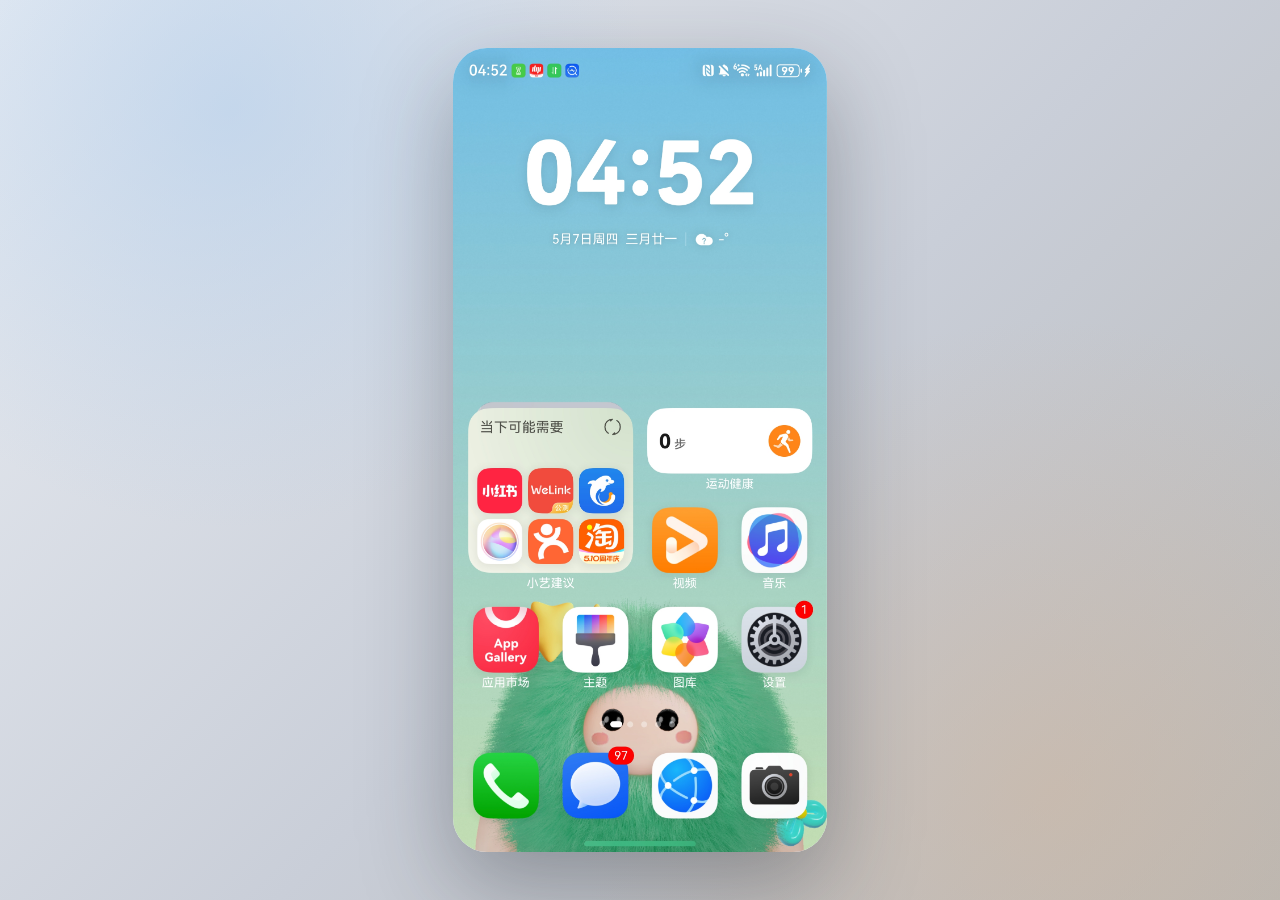
<file: index.html>
<!doctype html>
<html lang="zh-CN">
  <head>
    <meta charset="UTF-8" />
    <meta name="viewport" content="width=device-width, initial-scale=1.0, maximum-scale=1.0, user-scalable=no, viewport-fit=cover" />
    <meta name="apple-mobile-web-app-capable" content="yes" />
    <meta name="apple-mobile-web-app-status-bar-style" content="black-translucent" />
    <meta name="mobile-web-app-capable" content="yes" />
    <title>One-Hop Motion</title>
    <link rel="stylesheet" href="./styles.css?v=1779206957" />
      <meta name="ripple-settings-saved-at" content="2026-05-05T14:39:48.783Z" />
      <meta name="cards-saved-at" content="2026-05-07T09:31:50.443710Z" />
      <meta name="focus-layout-saved-at" content="2026-05-07T09:56:20.436393Z" />
  </head>
  <body>
    <main class="app-shell">
      <section class="phone" aria-label="One-Hop web app prototype">
        <button class="proximity-trigger" id="proximityTrigger" type="button" aria-label="触发 One-Hop"></button>
        <div class="ambient ambient-top"></div>
        <canvas class="ripple-canvas" id="rippleCanvas" aria-hidden="true"></canvas>
        <div class="ambient ambient-floor"></div>

        <section class="home-screen" id="homeScreen" aria-hidden="false">
          <div class="hero-time">
            <div class="clock">04:25</div>
            <div class="date">4月30日周四　三月十四　|　☁ -°</div>
          </div>

          <div class="widget-row">
            <div class="suggest-widget">
              <div class="widget-title">
                <span>当下可能需要</span>
                <button class="small-refresh" aria-label="刷新推荐">⟳</button>
              </div>
              <div class="mini-grid">
                <span class="mini-app red">小红书</span>
                <span class="mini-app coral">WeLink</span>
                <span class="mini-app blue">鲸</span>
                <span class="mini-app prism"></span>
                <span class="mini-app orange">人</span>
                <span class="mini-app green">微</span>
              </div>
            </div>
            <div class="steps-widget">
              <strong>0</strong>
              <span>步</span>
              <i>⛹</i>
            </div>
          </div>

          <div class="app-grid">
            <button class="app-icon app-market">App<br />Gallery</button>
            <button class="app-icon app-theme">主题</button>
            <button class="app-icon app-gallery">图库</button>
            <button class="app-icon app-settings">⚙</button>
            <button class="app-icon app-phone">☎</button>
            <button class="app-icon app-chat">✉</button>
            <button class="app-icon app-browser">⌬</button>
            <button class="app-icon app-camera">◉</button>
          </div>
        </section>

        <section class="one-hop" id="oneHop" aria-hidden="true">
          <div class="wormhole">
            <span></span>
          </div>

          <div class="stage-label" id="stageLabel">卡片选择</div>
          <div class="send-target" id="sendTarget">
            <span class="device-dot"></span>
            <span>Mate 80 Pro</span>
          </div>
          <div class="card-space" id="cardSpace" aria-label="选择要分享的卡片"></div>

          <div class="share-hint" id="shareHint">
            <p>发送给 Mate 80 Pro</p>
            <span>上滑分享</span>
          </div>
        </section>

        <section class="sent-sheet" id="sentSheet" aria-live="polite">
          <div class="sent-check">✓</div>
          <strong>已发送</strong>
          <span id="sentTitle">One-Hop</span>
        </section>

        <button id="imuBtn" type="button" style="position:fixed;bottom:10px;right:10px;z-index:9999;padding:8px 14px;border-radius:999px;background:rgba(255,255,255,0.85);color:#111;font-size:13px;font-weight:700;border:0;box-shadow:0 4px 12px rgba(0,0,0,0.2);cursor:pointer;display:none;">开启陀螺仪</button>

      </section>
    </main>

    <script src="./app.js?v=1779206957"></script>
  </body>
</html>
</file>
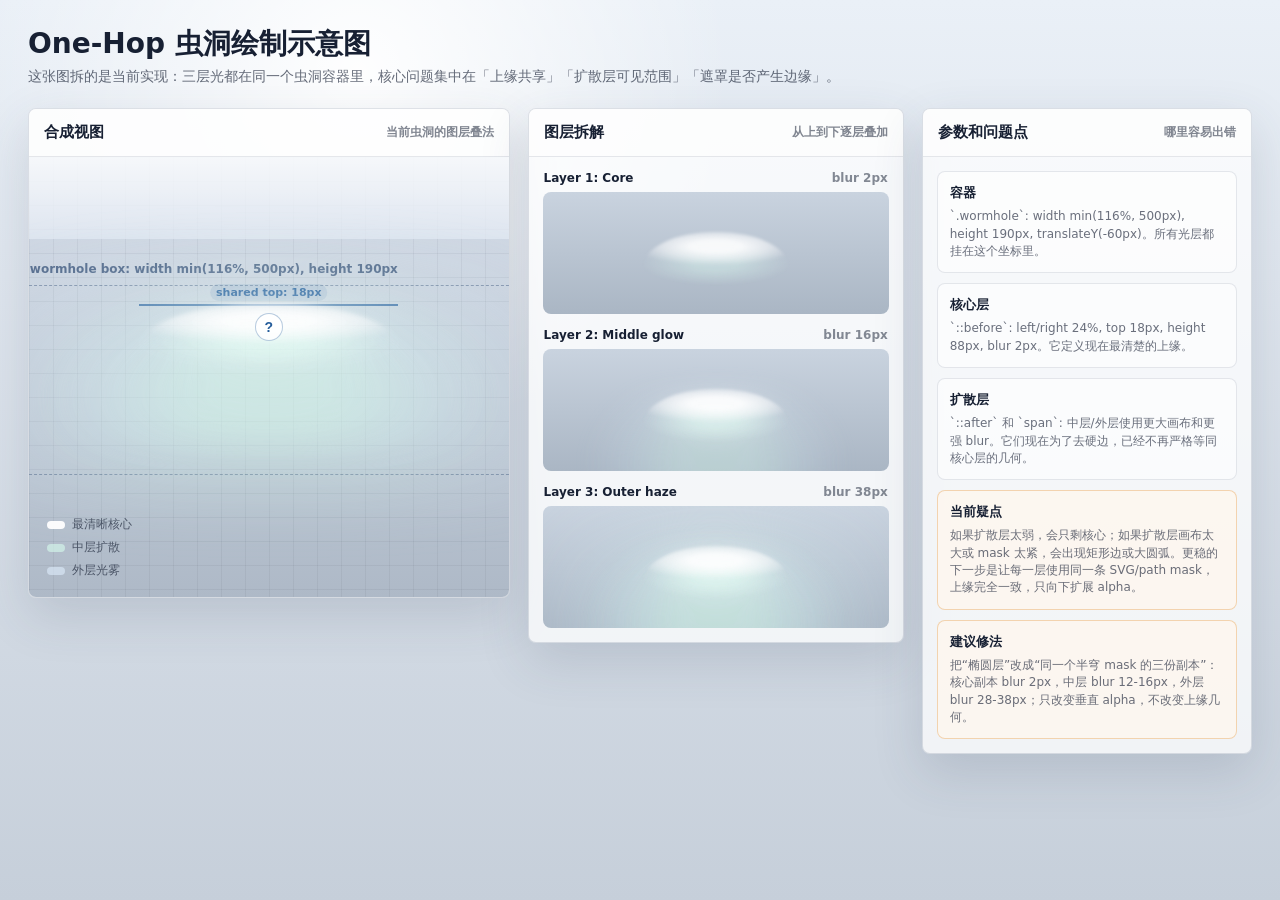
<file: wormhole-diagram.html>
<!doctype html>
<html lang="zh-CN">
  <head>
    <meta charset="UTF-8" />
    <meta name="viewport" content="width=device-width, initial-scale=1.0" />
    <title>One-Hop Wormhole Layer Diagram</title>
    <style>
      :root {
        font-family:
          Inter, ui-sans-serif, system-ui, -apple-system, BlinkMacSystemFont,
          "Segoe UI", sans-serif;
        color: #172033;
        background: #eef3f9;
      }

      * {
        box-sizing: border-box;
      }

      body {
        margin: 0;
        min-height: 100vh;
        padding: 28px;
        background:
          radial-gradient(circle at 28% 8%, rgba(255, 255, 255, 0.96), transparent 30%),
          linear-gradient(180deg, #eaf0f7, #c6cfda);
      }

      h1,
      h2,
      p {
        margin: 0;
      }

      h1 {
        font-size: 28px;
        line-height: 1.15;
      }

      h2 {
        font-size: 15px;
      }

      .page {
        display: grid;
        gap: 22px;
        max-width: 1280px;
        margin: 0 auto;
      }

      .intro {
        display: grid;
        gap: 8px;
      }

      .intro p {
        color: rgba(23, 32, 51, 0.66);
        font-size: 14px;
      }

      .grid {
        display: grid;
        grid-template-columns: minmax(420px, 1.05fr) minmax(330px, 0.82fr) minmax(300px, 0.72fr);
        gap: 18px;
        align-items: start;
      }

      .panel {
        overflow: hidden;
        border: 1px solid rgba(80, 96, 120, 0.18);
        border-radius: 8px;
        background: rgba(255, 255, 255, 0.72);
        box-shadow: 0 18px 50px rgba(56, 70, 92, 0.16);
      }

      .panel header {
        display: flex;
        align-items: center;
        justify-content: space-between;
        gap: 12px;
        min-height: 48px;
        padding: 13px 15px;
        border-bottom: 1px solid rgba(80, 96, 120, 0.14);
        background: rgba(255, 255, 255, 0.62);
      }

      .panel header span {
        color: rgba(23, 32, 51, 0.54);
        font-size: 12px;
        font-weight: 700;
      }

      .stage {
        position: relative;
        height: 440px;
        background:
          linear-gradient(rgba(34, 43, 58, 0.06) 1px, transparent 1px),
          linear-gradient(90deg, rgba(34, 43, 58, 0.06) 1px, transparent 1px),
          linear-gradient(180deg, #d6dee9, #aeb9c7);
        background-size: 24px 24px, 24px 24px, auto;
      }

      .phone-top {
        position: absolute;
        inset: 0 0 auto;
        height: 82px;
        background:
          linear-gradient(180deg, rgba(255, 255, 255, 0.7), transparent),
          rgba(227, 234, 244, 0.72);
      }

      .coord {
        position: absolute;
        left: 50%;
        top: 128px;
        width: min(116%, 500px);
        height: 190px;
        border: 1px dashed rgba(31, 61, 103, 0.4);
        transform: translateX(-50%);
      }

      .coord::before {
        content: "wormhole box: width min(116%, 500px), height 190px";
        position: absolute;
        left: 10px;
        top: -24px;
        color: rgba(31, 61, 103, 0.68);
        font-size: 12px;
        font-weight: 700;
      }

      .top-line {
        position: absolute;
        left: 24%;
        right: 24%;
        top: 18px;
        border-top: 2px solid rgba(37, 93, 155, 0.78);
      }

      .top-line::after {
        content: "shared top: 18px";
        position: absolute;
        left: 50%;
        top: -22px;
        padding: 2px 6px;
        border-radius: 999px;
        background: rgba(37, 93, 155, 0.12);
        color: #255d9b;
        font-size: 11px;
        font-weight: 800;
        transform: translateX(-50%);
        white-space: nowrap;
      }

      .wormhole-demo,
      .layer-sample {
        position: absolute;
        left: 50%;
        top: 128px;
        width: min(116%, 500px);
        height: 190px;
        transform: translateX(-50%);
      }

      .core,
      .middle,
      .outer {
        position: absolute;
        top: 18px;
        border-radius: 50%;
        pointer-events: none;
      }

      .core {
        left: 24%;
        right: 24%;
        z-index: 3;
        height: 88px;
        background:
          radial-gradient(ellipse 72% 34% at 50% 20%, rgba(255, 255, 255, 0.92) 0 24%, rgba(255, 255, 255, 0.54) 50%, transparent 78%),
          radial-gradient(ellipse 64% 38% at 50% 44%, rgba(222, 255, 243, 0.38) 0 24%, transparent 80%);
        filter: blur(2px) saturate(1.04);
        opacity: 0.96;
      }

      .middle {
        left: 4%;
        right: 4%;
        z-index: 2;
        height: 150px;
        border-radius: 0;
        background:
          radial-gradient(ellipse 36% 20% at 50% 21%, rgba(255, 255, 255, 0.78) 0 24%, rgba(255, 255, 255, 0.32) 48%, transparent 76%),
          radial-gradient(ellipse 50% 76% at 50% 60%, rgba(218, 255, 240, 0.38) 0 32%, rgba(222, 245, 255, 0.16) 70%, transparent 100%);
        filter: blur(16px) saturate(1.03);
        opacity: 0.88;
      }

      .outer {
        left: -10%;
        right: -10%;
        top: -10px;
        z-index: 1;
        height: 210px;
        border-radius: 0;
        background:
          radial-gradient(ellipse 26% 14% at 50% 20%, rgba(255, 255, 255, 0.42) 0 24%, rgba(255, 255, 255, 0.16) 50%, transparent 80%),
          radial-gradient(ellipse 58% 100% at 50% 62%, rgba(214, 255, 239, 0.34) 0 36%, rgba(224, 240, 255, 0.16) 74%, transparent 100%);
        filter: blur(38px);
        opacity: 0.92;
      }

      .edge-note {
        position: absolute;
        left: 50%;
        top: 156px;
        z-index: 8;
        display: grid;
        width: 28px;
        height: 28px;
        padding: 0;
        place-items: center;
        border: 1px solid rgba(37, 93, 155, 0.32);
        border-radius: 50%;
        background: rgba(255, 255, 255, 0.82);
        color: rgba(23, 32, 51, 0.76);
        font-size: 0;
        font-weight: 800;
        transform: translateX(-50%);
        cursor: help;
      }

      .edge-note::before {
        content: "?";
        color: #255d9b;
        font-size: 14px;
      }

      .edge-note::after {
        content: attr(data-note);
        position: absolute;
        left: 50%;
        top: 36px;
        width: 248px;
        padding: 9px 10px;
        border: 1px solid rgba(37, 93, 155, 0.2);
        border-radius: 8px;
        background: rgba(255, 255, 255, 0.9);
        box-shadow: 0 12px 28px rgba(43, 63, 91, 0.18);
        color: rgba(23, 32, 51, 0.76);
        font-size: 12px;
        font-weight: 700;
        line-height: 1.35;
        opacity: 0;
        pointer-events: none;
        transform: translateX(-50%) translateY(-4px);
        transition: opacity 160ms ease, transform 160ms ease;
      }

      .edge-note:hover::after,
      .edge-note:focus-visible::after {
        opacity: 1;
        transform: translateX(-50%) translateY(0);
      }

      .stack {
        display: grid;
        gap: 14px;
        padding: 14px;
      }

      .mini {
        position: relative;
        height: 122px;
        overflow: hidden;
        border-radius: 8px;
        background: linear-gradient(180deg, #c9d3df, #aab6c4);
      }

      .mini .layer-sample {
        top: 8px;
        width: 100%;
        transform: translateX(-50%) scale(0.82);
      }

      .mini-title {
        display: flex;
        justify-content: space-between;
        padding: 0 1px 7px;
        font-size: 12px;
        font-weight: 800;
      }

      .mini-title span:last-child {
        color: rgba(23, 32, 51, 0.52);
        font-weight: 700;
      }

      .specs {
        display: grid;
        gap: 10px;
        padding: 14px;
      }

      .spec {
        padding: 12px;
        border: 1px solid rgba(80, 96, 120, 0.14);
        border-radius: 8px;
        background: rgba(255, 255, 255, 0.58);
      }

      .spec strong {
        display: block;
        margin-bottom: 6px;
        font-size: 13px;
      }

      .spec p {
        color: rgba(23, 32, 51, 0.64);
        font-size: 12px;
        line-height: 1.45;
      }

      .warn {
        border-color: rgba(217, 119, 6, 0.28);
        background: rgba(255, 247, 237, 0.72);
      }

      .legend {
        position: absolute;
        left: 18px;
        bottom: 18px;
        display: grid;
        gap: 6px;
        color: rgba(23, 32, 51, 0.66);
        font-size: 12px;
      }

      .legend i {
        display: inline-block;
        width: 18px;
        height: 8px;
        margin-right: 7px;
        border-radius: 999px;
        vertical-align: middle;
      }

      .core-chip { background: rgba(255, 255, 255, 0.94); }
      .middle-chip { background: rgba(218, 255, 240, 0.58); }
      .outer-chip { background: rgba(224, 240, 255, 0.58); }

      @media (max-width: 1120px) {
        .grid {
          grid-template-columns: 1fr;
        }
      }
    </style>
  </head>
  <body>
    <main class="page">
      <section class="intro">
        <h1>One-Hop 虫洞绘制示意图</h1>
        <p>这张图拆的是当前实现：三层光都在同一个虫洞容器里，核心问题集中在「上缘共享」「扩散层可见范围」「遮罩是否产生边缘」。</p>
      </section>

      <section class="grid">
        <article class="panel">
          <header>
            <h2>合成视图</h2>
            <span>当前虫洞的图层叠法</span>
          </header>
          <div class="stage">
            <div class="phone-top"></div>
            <div class="coord">
              <div class="top-line"></div>
            </div>
            <div class="wormhole-demo">
              <div class="outer"></div>
              <div class="middle"></div>
              <div class="core"></div>
            </div>
            <button class="edge-note" type="button" data-note="理想状态：三层共享同一条上缘弧线；只有亮度、模糊度和向下扩散范围不同。" aria-label="查看理想状态说明"></button>
            <div class="legend">
              <div><i class="core-chip"></i>最清晰核心</div>
              <div><i class="middle-chip"></i>中层扩散</div>
              <div><i class="outer-chip"></i>外层光雾</div>
            </div>
          </div>
        </article>

        <article class="panel">
          <header>
            <h2>图层拆解</h2>
            <span>从上到下逐层叠加</span>
          </header>
          <div class="stack">
            <div>
              <div class="mini-title"><span>Layer 1: Core</span><span>blur 2px</span></div>
              <div class="mini"><div class="layer-sample"><div class="core"></div></div></div>
            </div>
            <div>
              <div class="mini-title"><span>Layer 2: Middle glow</span><span>blur 16px</span></div>
              <div class="mini"><div class="layer-sample"><div class="middle"></div><div class="core"></div></div></div>
            </div>
            <div>
              <div class="mini-title"><span>Layer 3: Outer haze</span><span>blur 38px</span></div>
              <div class="mini"><div class="layer-sample"><div class="outer"></div><div class="middle"></div><div class="core"></div></div></div>
            </div>
          </div>
        </article>

        <article class="panel">
          <header>
            <h2>参数和问题点</h2>
            <span>哪里容易出错</span>
          </header>
          <div class="specs">
            <div class="spec">
              <strong>容器</strong>
              <p>`.wormhole`: width min(116%, 500px), height 190px, translateY(-60px)。所有光层都挂在这个坐标里。</p>
            </div>
            <div class="spec">
              <strong>核心层</strong>
              <p>`::before`: left/right 24%, top 18px, height 88px, blur 2px。它定义现在最清楚的上缘。</p>
            </div>
            <div class="spec">
              <strong>扩散层</strong>
              <p>`::after` 和 `span`: 中层/外层使用更大画布和更强 blur。它们现在为了去硬边，已经不再严格等同核心层的几何。</p>
            </div>
            <div class="spec warn">
              <strong>当前疑点</strong>
              <p>如果扩散层太弱，会只剩核心；如果扩散层画布太大或 mask 太紧，会出现矩形边或大圆弧。更稳的下一步是让每一层使用同一条 SVG/path mask，上缘完全一致，只向下扩展 alpha。</p>
            </div>
            <div class="spec warn">
              <strong>建议修法</strong>
              <p>把“椭圆层”改成“同一个半穹 mask 的三份副本”：核心副本 blur 2px，中层 blur 12-16px，外层 blur 28-38px；只改变垂直 alpha，不改变上缘几何。</p>
            </div>
          </div>
        </article>
      </section>
    </main>
  </body>
</html>
</file>
<file: styles.css>
/* ripple-settings-saved-at: 2026-05-05T14:39:48.783Z */
:root {
  color-scheme: light;
  font-family:
    Inter, ui-sans-serif, system-ui, -apple-system, BlinkMacSystemFont, "Segoe UI",
    sans-serif;
  --phone-h: min(932px, calc(100vh - 96px));
  --phone-w: min(430px, calc(var(--phone-h) * 0.4647), calc(100vw - 20px));
  --glass: rgba(246, 249, 255, 0.72);
  --ink: #111317;
  --muted: rgba(17, 19, 23, 0.58);
  --blue: #4287ff;
  --aqua: #cceef4;
  --peach: #f2c7ac;
  --card-w: clamp(146px, calc(var(--phone-w) * 0.48), 198px);
  --card-h: clamp(212px, calc(var(--phone-w) * 0.68), 282px);
  --figma-home: url("./screen2.jpg");
  --figma-home-glow: url("./top-light.png");
  --background-blur: 16px;
  --background-brightness: 0.78;
  --background-saturation: 0.88;
}

@property --enter-y {
  syntax: "<length>";
  inherits: false;
  initial-value: 0px;
}

@property --enter-opacity {
  syntax: "<number>";
  inherits: false;
  initial-value: 1;
}

* {
  box-sizing: border-box;
}

body {
  margin: 0;
  min-height: 100vh;
  background:
    radial-gradient(circle at 18% 12%, rgba(174, 204, 236, 0.55), transparent 32%),
    radial-gradient(circle at 82% 88%, rgba(212, 182, 154, 0.45), transparent 36%),
    linear-gradient(135deg, #e9edf3, #c9ced8 54%, #b8b7b5);
  color: var(--ink);
  overflow-x: hidden;
  overflow-y: auto;
}

button {
  border: 0;
  font: inherit;
}

.app-shell {
  display: grid;
  place-items: center;
  min-height: 100vh;
  padding: 10px;
}

.phone {
  position: relative;
  width: var(--phone-w);
  height: var(--phone-h);
  max-height: 932px;
  overflow: hidden;
  border-radius: 34px;
  background:
    linear-gradient(180deg, rgba(224, 238, 255, 0.96) 0%, rgba(238, 243, 255, 0.96) 52%),
    #eef4ff;
  box-shadow:
    0 32px 90px rgba(28, 33, 44, 0.35),
    inset 0 0 0 1px rgba(255, 255, 255, 0.42);
  isolation: isolate;
  touch-action: manipulation;
}

.proximity-trigger {
  position: absolute;
  inset: 0;
  z-index: 8;
  background: transparent;
  cursor: pointer;
  touch-action: manipulation;
}

.phone.state-3 .proximity-trigger,
.phone.state-4 .proximity-trigger,
.phone.sent .proximity-trigger {
  pointer-events: none;
}

.home-screen {
  position: absolute;
  inset: 0;
  z-index: 2;
  background-image: var(--figma-home);
  background-size: 100% 100%;
  background-position: center;
  background-repeat: no-repeat;
  filter: blur(0) saturate(1);
  will-change: filter, opacity, transform;
  transition:
    filter 640ms cubic-bezier(0.19, 1, 0.22, 1),
    opacity 640ms cubic-bezier(0.19, 1, 0.22, 1),
    transform 640ms cubic-bezier(0.19, 1, 0.22, 1);
}

@keyframes home-screen-blur-in {
  from {
    filter: blur(0) brightness(1) saturate(1);
    opacity: 1;
    transform: translateY(0) scale(1);
  }

  to {
    filter: blur(var(--background-blur)) brightness(var(--background-brightness)) saturate(var(--background-saturation));
    opacity: 1;
    transform: none;
  }
}

.home-screen > * {
  opacity: 0;
  pointer-events: none;
}

.hero-time {
  position: absolute;
  top: 102px;
  left: 0;
  right: 0;
  text-align: center;
  color: #68707f;
}

.clock {
  font-size: 76px;
  line-height: 0.95;
  font-weight: 800;
}

.date {
  margin-top: 20px;
  font-size: 14px;
  font-weight: 600;
}

.widget-row {
  position: absolute;
  left: 26px;
  right: 26px;
  top: 405px;
  display: grid;
  grid-template-columns: 1.12fr 1fr;
  gap: 17px;
  align-items: start;
}

.suggest-widget,
.steps-widget {
  border-radius: 24px;
  background: rgba(255, 255, 255, 0.7);
  box-shadow: 0 14px 28px rgba(74, 100, 132, 0.12);
  backdrop-filter: blur(12px);
}

.suggest-widget {
  min-height: 156px;
  padding: 15px;
}

.widget-title {
  display: flex;
  align-items: center;
  justify-content: space-between;
  font-size: 13px;
  font-weight: 650;
  color: rgba(37, 44, 40, 0.78);
}

.small-refresh {
  width: 26px;
  height: 26px;
  border-radius: 50%;
  background: transparent;
  color: rgba(37, 44, 40, 0.72);
}

.mini-grid {
  display: grid;
  grid-template-columns: repeat(3, 1fr);
  gap: 8px;
  margin-top: 18px;
}

.mini-app {
  display: grid;
  aspect-ratio: 1;
  place-items: center;
  border-radius: 14px;
  color: white;
  font-size: 11px;
  font-weight: 800;
  overflow: hidden;
}

.red { background: #ff2951; }
.coral { background: #ff5647; }
.blue { background: #157df3; }
.green { background: #03c51c; }
.orange { background: #ff6e33; }
.prism {
  background:
    radial-gradient(circle at 35% 35%, #fff, transparent 20%),
    conic-gradient(from 45deg, #ffdd69, #ff73ba, #7868ff, #7ee3ff, #ffdd69);
}

.steps-widget {
  display: flex;
  align-items: center;
  gap: 5px;
  min-height: 74px;
  padding: 20px;
  font-size: 13px;
}

.steps-widget strong {
  font-size: 24px;
}

.steps-widget i {
  display: grid;
  width: 35px;
  height: 35px;
  margin-left: auto;
  place-items: center;
  border-radius: 50%;
  background: #ff8428;
  color: white;
  font-style: normal;
}

.app-grid {
  position: absolute;
  left: 26px;
  right: 26px;
  bottom: 55px;
  display: grid;
  grid-template-columns: repeat(4, 1fr);
  gap: 28px 23px;
}

.app-icon {
  display: grid;
  width: 70px;
  height: 70px;
  place-items: center;
  justify-self: center;
  border-radius: 18px;
  color: white;
  font-size: 13px;
  font-weight: 760;
  box-shadow: 0 12px 24px rgba(60, 74, 92, 0.16);
}

.app-market { background: linear-gradient(135deg, #ff2c59, #ff5b71); }
.app-theme { background: linear-gradient(135deg, #fff, #cfcfd4); color: #222; }
.app-gallery { background: conic-gradient(#7667ff, #16d3a5, #ffe465, #ff6584, #7667ff); }
.app-settings { background: linear-gradient(135deg, #ebedf2, #737782); color: #12151b; font-size: 34px; }
.app-phone { background: #12c62d; font-size: 36px; }
.app-chat { background: #2879ff; font-size: 32px; }
.app-browser { background: linear-gradient(135deg, #36a9ff, #0c61e8); font-size: 35px; }
.app-camera { background: linear-gradient(135deg, #f8f8f8, #d6d7dc); color: #17191f; font-size: 32px; }

.ambient {
  position: absolute;
  pointer-events: none;
  opacity: 0;
  transition:
    opacity 780ms ease,
    transform 900ms cubic-bezier(0.2, 1, 0.18, 1),
    filter 780ms ease;
}

.ambient-top {
  z-index: 12;
  top: -118px;
  left: 50%;
  width: min(116%, 500px);
  height: 236px;
  transform: translateX(-50%) translateY(-72px) scaleX(1.42) scaleY(0.22);
  transform-origin: 50% 50%;
  overflow: visible;
  border-radius: 0;
  background:
    radial-gradient(ellipse 98% 34% at 50% 52%, rgba(236, 255, 255, 0.32) 0 42%, transparent 88%),
    radial-gradient(ellipse 30% 16% at 50% 50%, rgba(255, 255, 255, 0.58) 0 24%, rgba(255, 255, 255, 0.22) 50%, transparent 80%),
    radial-gradient(ellipse 74% 92% at 50% 68%, rgba(214, 255, 239, 0.34) 0 36%, rgba(224, 240, 255, 0.16) 74%, transparent 100%);
  filter: blur(34px);
}

.ambient-top::before,
.ambient-top::after {
  content: "";
  position: absolute;
  left: 50%;
  pointer-events: none;
}

.ambient-top::before {
  top: 89px;
  width: 52%;
  height: 88px;
  z-index: 2;
  border-radius: 50%;
  background:
    radial-gradient(ellipse 72% 34% at 50% 20%, rgba(255, 255, 255, 0.92) 0 24%, rgba(255, 255, 255, 0.54) 50%, transparent 78%),
    radial-gradient(ellipse 64% 38% at 50% 44%, rgba(222, 255, 243, 0.38) 0 24%, transparent 80%);
  filter: blur(2px) saturate(1.04);
  opacity: 0.96;
  transform: translateX(-50%);
  -webkit-mask-image:
    linear-gradient(180deg, #000 0 64%, transparent 92%),
    radial-gradient(ellipse 82% 64% at 50% 24%, #000 0 58%, rgba(0, 0, 0, 0.42) 76%, transparent 92%);
  mask-image:
    linear-gradient(180deg, #000 0 64%, transparent 92%),
    radial-gradient(ellipse 82% 64% at 50% 24%, #000 0 58%, rgba(0, 0, 0, 0.42) 76%, transparent 92%);
  -webkit-mask-composite: source-in;
  mask-composite: intersect;
}

.ambient-top::after {
  top: 76px;
  width: 92%;
  height: 150px;
  z-index: 1;
  border-radius: 0;
  background:
    radial-gradient(ellipse 40% 58% at 50% 42%, rgba(255, 255, 255, 0.78) 0 30%, rgba(255, 255, 255, 0.36) 66%, transparent 96%),
    radial-gradient(ellipse 50% 76% at 50% 60%, rgba(218, 255, 240, 0.38) 0 32%, rgba(222, 245, 255, 0.16) 70%, transparent 100%);
  filter: blur(16px) saturate(1.03);
  opacity: 0.88;
  transform: translateX(-50%);
  -webkit-mask-image:
    radial-gradient(ellipse 78% 92% at 50% 24%, #000 0 58%, rgba(0, 0, 0, 0.58) 82%, transparent 100%),
    linear-gradient(180deg, #000 0 44%, rgba(0, 0, 0, 0.72) 68%, rgba(0, 0, 0, 0.28) 92%, transparent 100%);
  mask-image:
    radial-gradient(ellipse 78% 92% at 50% 24%, #000 0 58%, rgba(0, 0, 0, 0.58) 82%, transparent 100%),
    linear-gradient(180deg, #000 0 44%, rgba(0, 0, 0, 0.72) 68%, rgba(0, 0, 0, 0.28) 92%, transparent 100%);
  -webkit-mask-composite: source-in;
  mask-composite: intersect;
}

.ambient-floor {
  z-index: 3;
  left: -16%;
  right: -16%;
  bottom: -15%;
  height: 34%;
  background:
    radial-gradient(ellipse at 48% 18%, rgba(248, 197, 147, 0.82), transparent 42%),
    radial-gradient(ellipse at 70% 56%, rgba(124, 82, 60, 0.42), transparent 50%);
  filter: blur(24px);
}

.ripple-canvas {
  position: absolute;
  z-index: 10;
  top: 0;
  left: 0;
  width: 100%;
  height: 100%;
  opacity: 0;
  pointer-events: none;
  filter: blur(0) brightness(1) saturate(1);
  transition: opacity 260ms ease;
}

@keyframes ripple-canvas-blur-in {
  from {
    opacity: 1;
    filter: blur(0) brightness(1) saturate(1);
  }

  to {
    opacity: 1;
    filter: blur(var(--background-blur)) brightness(var(--background-brightness)) saturate(var(--background-saturation));
  }
}

.one-hop {
  position: absolute;
  inset: 0;
  z-index: 15;
  display: grid;
  grid-template-rows: 134px minmax(0, 1fr) 72px;
  padding: 64px 0 22px;
  opacity: 0;
  pointer-events: none;
  perspective: 1100px;
  transition: opacity 560ms ease;
}

.one-hop::before {
  content: "";
  position: absolute;
  inset: -120px -32px -40px;
  z-index: 0;
  background: transparent;
  pointer-events: none;
}

.wormhole {
  position: relative;
  z-index: 3;
  align-self: start;
  justify-self: center;
  width: min(116%, 500px);
  height: 190px;
  padding: 0;
  overflow: visible;
  background: transparent;
  box-shadow: none;
  filter: none;
  transform: translateY(-24px) scaleX(1);
  transform-origin: 50% 0%;
}

.wormhole::before {
  content: "";
  position: absolute;
  left: 24%;
  right: 24%;
  top: 18px;
  height: 88px;
  z-index: 1;
  border-radius: 50%;
  background:
    radial-gradient(ellipse 72% 34% at 50% 20%, rgba(255, 255, 255, 0.92) 0 24%, rgba(255, 255, 255, 0.54) 50%, transparent 78%),
    radial-gradient(ellipse 64% 38% at 50% 44%, rgba(222, 255, 243, 0.38) 0 24%, transparent 80%);
  filter: blur(2px) saturate(1.04);
  opacity: 0.96;
  -webkit-mask-image:
    linear-gradient(180deg, #000 0 36%, rgba(0, 0, 0, 0.62) 52%, transparent 72%),
    radial-gradient(ellipse 82% 64% at 50% 24%, #000 0 58%, rgba(0, 0, 0, 0.42) 76%, transparent 92%);
  mask-image:
    linear-gradient(180deg, #000 0 36%, rgba(0, 0, 0, 0.62) 52%, transparent 72%),
    radial-gradient(ellipse 82% 64% at 50% 24%, #000 0 58%, rgba(0, 0, 0, 0.42) 76%, transparent 92%);
  -webkit-mask-composite: source-in;
  mask-composite: intersect;
}

.wormhole::after {
  content: "";
  position: absolute;
  left: 4%;
  right: 4%;
  top: -64px;
  height: 240px;
  z-index: 0;
  border-radius: 0;
  background:
    radial-gradient(ellipse 40% 58% at 50% 54%, rgba(255, 255, 255, 0.78) 0 30%, rgba(255, 255, 255, 0.36) 66%, transparent 96%),
    radial-gradient(ellipse 50% 76% at 50% 65%, rgba(218, 255, 240, 0.38) 0 32%, rgba(222, 245, 255, 0.16) 70%, transparent 100%);
  filter: blur(16px) saturate(1.03);
  opacity: 0.88;
  -webkit-mask-image:
    radial-gradient(ellipse 78% 92% at 50% 42%, #000 0 58%, rgba(0, 0, 0, 0.58) 82%, transparent 100%),
    linear-gradient(180deg, #000 0 62%, rgba(0, 0, 0, 0.72) 78%, rgba(0, 0, 0, 0.28) 96%, transparent 100%);
  mask-image:
    radial-gradient(ellipse 78% 92% at 50% 42%, #000 0 58%, rgba(0, 0, 0, 0.58) 82%, transparent 100%),
    linear-gradient(180deg, #000 0 62%, rgba(0, 0, 0, 0.72) 78%, rgba(0, 0, 0, 0.28) 96%, transparent 100%);
  -webkit-mask-composite: source-in;
  mask-composite: intersect;
}

.wormhole span {
  position: absolute;
  left: -26%;
  right: -26%;
  top: -40px;
  z-index: -1;
  height: 250px;
  border-radius: 0;
  background:
    radial-gradient(ellipse 96% 34% at 50% 22%, rgba(236, 255, 255, 0.22) 0 42%, transparent 88%),
    radial-gradient(ellipse 26% 14% at 50% 20%, rgba(255, 255, 255, 0.42) 0 24%, rgba(255, 255, 255, 0.16) 50%, transparent 80%),
    radial-gradient(ellipse 58% 100% at 50% 62%, rgba(214, 255, 239, 0.34) 0 36%, rgba(224, 240, 255, 0.16) 74%, transparent 100%);
  filter: blur(38px);
  opacity: 0.92;
  -webkit-mask-image:
    radial-gradient(ellipse 72% 90% at 50% 28%, #000 0 60%, rgba(0, 0, 0, 0.48) 86%, transparent 100%),
    linear-gradient(180deg, #000 0 46%, rgba(0, 0, 0, 0.68) 72%, rgba(0, 0, 0, 0.28) 96%, transparent 100%);
  mask-image:
    radial-gradient(ellipse 72% 90% at 50% 28%, #000 0 60%, rgba(0, 0, 0, 0.48) 86%, transparent 100%),
    linear-gradient(180deg, #000 0 46%, rgba(0, 0, 0, 0.68) 72%, rgba(0, 0, 0, 0.28) 96%, transparent 100%);
  -webkit-mask-composite: source-in;
  mask-composite: intersect;
}

.stage-label {
  position: absolute;
  z-index: 3;
  top: 132px;
  left: 0;
  right: 0;
  color: rgba(255, 255, 255, 0.68);
  font-size: 13px;
  font-weight: 700;
  text-align: center;
}

.send-target {
  position: absolute;
  z-index: 4;
  top: 108px;
  left: 50%;
  display: inline-flex;
  align-items: center;
  gap: 8px;
  min-height: 34px;
  padding: 0 15px;
  border-radius: 999px;
  background: rgba(255, 255, 255, 0.24);
  color: rgba(255, 255, 255, 0.86);
  font-size: 13px;
  font-weight: 750;
  letter-spacing: 0;
  opacity: 0;
  transform: translateX(-50%) translateY(10px);
  transition: opacity 420ms ease, transform 520ms cubic-bezier(0.2, 1, 0.18, 1);
  backdrop-filter: blur(16px);
}

.device-dot {
  width: 8px;
  height: 8px;
  border-radius: 50%;
  background: #93ffd0;
  box-shadow: 0 0 18px rgba(147, 255, 208, 0.9);
}

.card-space {
  position: relative;
  z-index: 2;
  grid-row: 2;
  min-height: 0;
  transform-style: preserve-3d;
  pointer-events: auto;
  touch-action: none;
}

.hop-card {
  position: absolute;
  left: 50%;
  top: 50%;
  width: var(--card-w);
  height: var(--card-h);
  overflow: hidden;
  border: 0;
  border-radius: 26px;
  color: #111317;
  background: #dbe7f5;
  box-shadow:
    0 22px 58px rgba(3, 8, 22, 0.34),
    inset 0 0 0 1px rgba(255, 255, 255, 0.38);
  --enter-y: 0px;
  --enter-opacity: 1;
  transform: translate3d(calc(var(--x) + var(--px, 0px)), calc(var(--y) + var(--py, 0px) + var(--enter-y)), var(--z)) rotateX(var(--rx, 0deg)) rotateY(var(--ry, 0deg)) rotateZ(var(--r)) scale(var(--s));
  transition:
    transform 780ms cubic-bezier(0.2, 1, 0.18, 1),
    opacity 520ms ease,
    filter 520ms ease,
    box-shadow 520ms ease;
  cursor: pointer;
  user-select: none;
  -webkit-tap-highlight-color: transparent;
  outline: none;
  filter: blur(var(--blur, 0px)) saturate(var(--sat, 1));
  opacity: calc(var(--fade, 1) * var(--enter-opacity));
  will-change: transform, filter, opacity;
}

.hop-card:focus-visible {
  box-shadow:
    0 28px 70px rgba(13, 17, 27, 0.36),
    0 0 0 2px rgba(255, 255, 255, 0.72),
    inset 0 0 0 1px rgba(255, 255, 255, 0.42);
}

.hop-card::after {
  content: "";
  position: absolute;
  inset: 0;
  border-radius: inherit;
  box-shadow:
    inset 0 1px 0 rgba(255, 255, 255, 0.48),
    inset 0 -1px 0 rgba(0, 0, 0, 0.12);
  pointer-events: none;
}

.hop-card.back {
  filter: blur(var(--blur, 2px)) saturate(var(--sat, 0.86));
  opacity: var(--fade, 0.62);
}

.hop-card.active {
  box-shadow:
    0 34px 96px rgba(7, 10, 18, 0.46),
    0 12px 38px rgba(255, 255, 255, 0.12),
    inset 0 0 0 1px rgba(255, 255, 255, 0.56);
}

.card-bg {
  position: absolute;
  inset: 0;
  background-image: var(--card-image);
  background-position: center;
  background-size: cover;
}

.card-label {
  position: absolute;
  left: 0;
  right: 0;
  bottom: 0;
  z-index: 1;
  display: flex;
  flex-direction: column;
  justify-content: flex-end;
  min-height: 50%;
  padding: 0 18px 15px;
  color: var(--label-fill, #111317);
  font-size: clamp(20px, calc(var(--card-w) * 0.13), 27px);
  font-weight: 850;
  line-height: 1.08;
  text-align: center;
}

.card-label.has-sub-label {
  padding-bottom: 14px;
}

.card-label-main,
.card-label-sub {
  display: block;
  width: 100%;
  overflow-wrap: anywhere;
}

.card-label-sub {
  margin-top: 6px;
  font-size: clamp(10px, calc(var(--card-w) * 0.064), 13px);
  font-weight: 680;
  line-height: 1.15;
  opacity: 0.76;
}

.card-label::before,
.card-label::after {
  content: "";
  position: absolute;
  inset: 0;
  z-index: -1;
  pointer-events: none;
}

.card-label::before {
  background: linear-gradient(180deg, rgba(255, 255, 255, 0), rgba(255, 255, 255, 0.5));
}

.card-label::after {
  backdrop-filter: blur(18px);
  -webkit-backdrop-filter: blur(18px);
  -webkit-mask-image: linear-gradient(180deg, transparent 0%, rgba(0, 0, 0, 0.32) 44%, #000 100%);
  mask-image: linear-gradient(180deg, transparent 0%, rgba(0, 0, 0, 0.32) 44%, #000 100%);
}

.share-hint {
  z-index: 3;
  display: grid;
  justify-items: center;
  align-content: center;
  gap: 8px;
  color: rgba(255, 255, 255, 0.72);
  transform: translateY(var(--share-pull, 0px));
  transition: transform 180ms ease, opacity 320ms ease;
}

.share-hint p {
  margin: 0;
  min-height: 30px;
  padding: 0 18px;
  border-radius: 999px;
  background: rgba(255, 255, 255, 0.22);
  color: rgba(255, 255, 255, 0.88);
  font-size: 15px;
  font-weight: 760;
  line-height: 30px;
  backdrop-filter: blur(16px);
}

.share-hint span {
  font-size: 16px;
  font-weight: 650;
}

.sent-sheet {
  position: absolute;
  left: 50%;
  bottom: 86px;
  z-index: 50;
  display: grid;
  justify-items: center;
  gap: 8px;
  width: min(74%, 280px);
  padding: 26px 20px 24px;
  border-radius: 28px;
  background: rgba(255, 255, 255, 0.74);
  color: #171b22;
  box-shadow: 0 30px 82px rgba(7, 10, 18, 0.32);
  opacity: 0;
  pointer-events: none;
  transform: translateX(-50%) translateY(28px) scale(0.96);
  transition: opacity 360ms ease, transform 520ms cubic-bezier(0.2, 1, 0.18, 1);
  backdrop-filter: blur(24px) saturate(1.2);
}

.sent-check {
  display: grid;
  width: 54px;
  height: 54px;
  place-items: center;
  border-radius: 50%;
  background: linear-gradient(180deg, #57f2a2, #23b96d);
  color: white;
  font-size: 28px;
  font-weight: 850;
}

.sent-sheet strong {
  font-size: 22px;
  line-height: 1.1;
}

.sent-sheet span {
  color: rgba(23, 27, 34, 0.58);
  font-size: 14px;
  font-weight: 650;
}



.phone.state-2 .ambient-top {
  opacity: 1;
  transform: translateX(-50%) translateY(0) scaleX(1) scaleY(1);
}

.phone.ripple-ready.state-2 .ripple-canvas {
  opacity: 1;
  animation: ripple-canvas-blur-in 1000ms cubic-bezier(0.19, 1, 0.22, 1) 1450ms forwards;
}

.phone.ripple-ready.state-3 .ripple-canvas,
.phone.ripple-ready.state-4 .ripple-canvas {
  opacity: 1;
  animation: none;
  filter: blur(var(--background-blur)) brightness(var(--background-brightness)) saturate(var(--background-saturation));
}

.phone.state-2 .home-screen {
  background-image: var(--figma-home);
  animation: home-screen-blur-in 1000ms cubic-bezier(0.19, 1, 0.22, 1) 1450ms forwards;
}

.phone.state-3,
.phone.state-4 {
  background:
    radial-gradient(ellipse at 50% 4%, rgba(0, 0, 0, 0.18), transparent 32%),
    #101318;
}

.phone.state-4 .ambient-floor {
  opacity: 1;
  transform: translateX(-50%) translateY(14px) scaleX(0.92) scaleY(0.58);
  filter: blur(22px);
}

.phone.state-3 .ambient-top,
.phone.state-4 .ambient-top {
  opacity: 0;
}

.phone.state-3 .home-screen,
.phone.state-4 .home-screen {
  background-image: var(--figma-home);
  filter: blur(var(--background-blur)) brightness(var(--background-brightness)) saturate(var(--background-saturation));
  opacity: 1;
  transform: none;
}

.phone.state-3 .one-hop,
.phone.state-4 .one-hop {
  opacity: 1;
  pointer-events: none;
}

.phone.state-3 .stage-label,
.phone.state-3 .send-target,
.phone.state-3 .share-hint,
.phone.state-4 .stage-label,
.phone.state-4 .send-target,
.phone.state-4 .share-hint {
  display: none;
}

.phone.state-3 .card-space,
.phone.state-4 .card-space {
  display: block;
  pointer-events: auto;
}

.phone.sending-preview .hop-card.back {
  opacity: 0;
  pointer-events: none;
  transition:
    transform 420ms cubic-bezier(0.2, 1, 0.18, 1),
    opacity 180ms ease,
    filter 220ms ease;
}

.phone.state-3 .hop-card {
  animation: cards-rise-in 760ms cubic-bezier(0.19, 1, 0.22, 1) both;
  animation-delay: var(--enter-delay, 0ms);
}

.phone.state-3 .wormhole {
  animation:
    wormhole-form 820ms cubic-bezier(0.2, 1, 0.18, 1),
    wormhole-breathe 2200ms ease-in-out 820ms infinite;
}

.phone.state-4 .wormhole {
  animation: wormhole-breathe 2200ms ease-in-out infinite;
}

.phone.state-4 .stage-label {
  opacity: 0;
}

.phone.state-4 .send-target {
  opacity: 1;
  transform: translateX(-50%) translateY(0);
}

.phone.sent .hop-card.active {
  transform: translate3d(calc(-50% + var(--sent-x, 0px)), calc(-50% - 320px), 280px) rotateX(72deg) rotateY(0deg) rotateZ(-2deg) scale(0.32);
  opacity: 0;
  filter: blur(0px);
  -webkit-mask-image: linear-gradient(180deg, transparent 0%, transparent 20%, #000 36%);
  mask-image: linear-gradient(180deg, transparent 0%, transparent 20%, #000 36%);
  transition:
    transform 720ms cubic-bezier(0.16, 1, 0.22, 1),
    opacity 520ms ease 200ms,
    filter 400ms ease;
}

.phone.sent .hop-card.back {
  opacity: 0;
  pointer-events: none;
}

.phone.sent .share-hint {
  opacity: 0;
}

.phone.sent .wormhole {
  animation: wormhole-ingest 760ms cubic-bezier(0.16, 1, 0.22, 1), wormhole-breathe 2200ms ease-in-out 760ms infinite;
}

.phone.sent .wormhole::before {
  filter: blur(1.2px) saturate(1.18) brightness(1.18);
  opacity: 1;
}

.phone.sent .wormhole::after {
  filter: blur(20px) saturate(1.16) brightness(1.12);
  opacity: 1;
}

.phone.sent .sent-sheet {
  opacity: 0;
  transform: translateX(-50%) translateY(24px) scale(0.96);
}

@keyframes wormhole-breathe {
  0%,
  100% {
    opacity: 0.96;
    transform: translateY(-24px) scaleX(1) scaleY(1);
  }

  50% {
    opacity: 0.99;
    transform: translateY(-24px) scaleX(1) scaleY(1);
  }
}

@keyframes wormhole-ingest {
  0% {
    transform: translateY(-24px) scaleX(1) scaleY(1);
    filter: brightness(1);
  }

  46% {
    transform: translateY(-20px) scaleX(1.05) scaleY(1.04);
    filter: brightness(1.18);
  }

  100% {
    transform: translateY(-24px) scaleX(1) scaleY(1);
    filter: brightness(1);
  }
}

@keyframes ripple-canvas-enter {
  0% {
    opacity: 0;
    transform: translateY(-18px) scaleY(0.84);
  }

  32% {
    opacity: 0.96;
    transform: translateY(-7px) scaleY(1.02);
  }

  100% {
    opacity: 0.92;
    transform: translateY(-8px) scaleY(1);
  }
}

@keyframes wormhole-form {
  0% {
    opacity: 0;
    transform: translateY(-118px) scaleX(1) scaleY(0.5);
  }

  48% {
    opacity: 0.88;
    transform: translateY(-52px) scaleX(1.05) scaleY(0.72);
  }

  100% {
    opacity: 1;
    transform: translateY(-24px) scaleX(1) scaleY(1);
  }
}

@keyframes cards-rise-in {
  0% {
    --enter-y: 76px;
    --enter-opacity: 0;
  }

  100% {
    --enter-y: 0px;
    --enter-opacity: 1;
  }
}

@media (max-height: 780px) {
  :root {
    --phone-h: min(932px, calc(100vh - 28px));
  }

  .phone {
    border-radius: 0;
  }

  :root {
    --card-w: clamp(138px, calc(var(--phone-w) * 0.45), 184px);
    --card-h: clamp(200px, calc(var(--phone-w) * 0.64), 262px);
  }

  .one-hop {
    grid-template-rows: 112px minmax(0, 1fr) 62px;
    padding: 54px 0 14px;
  }

  .stage-label {
    top: 112px;
  }

  .share-hint p {
    font-size: 14px;
  }
}

@media (max-width: 520px) {
  .app-shell {
    padding: 0;
    min-height: 100vh;
  }

  .phone {
    width: 100vw;
    height: 100vh;
    max-height: none;
    border-radius: 0;
    box-shadow: none;
  }
}
</file>
